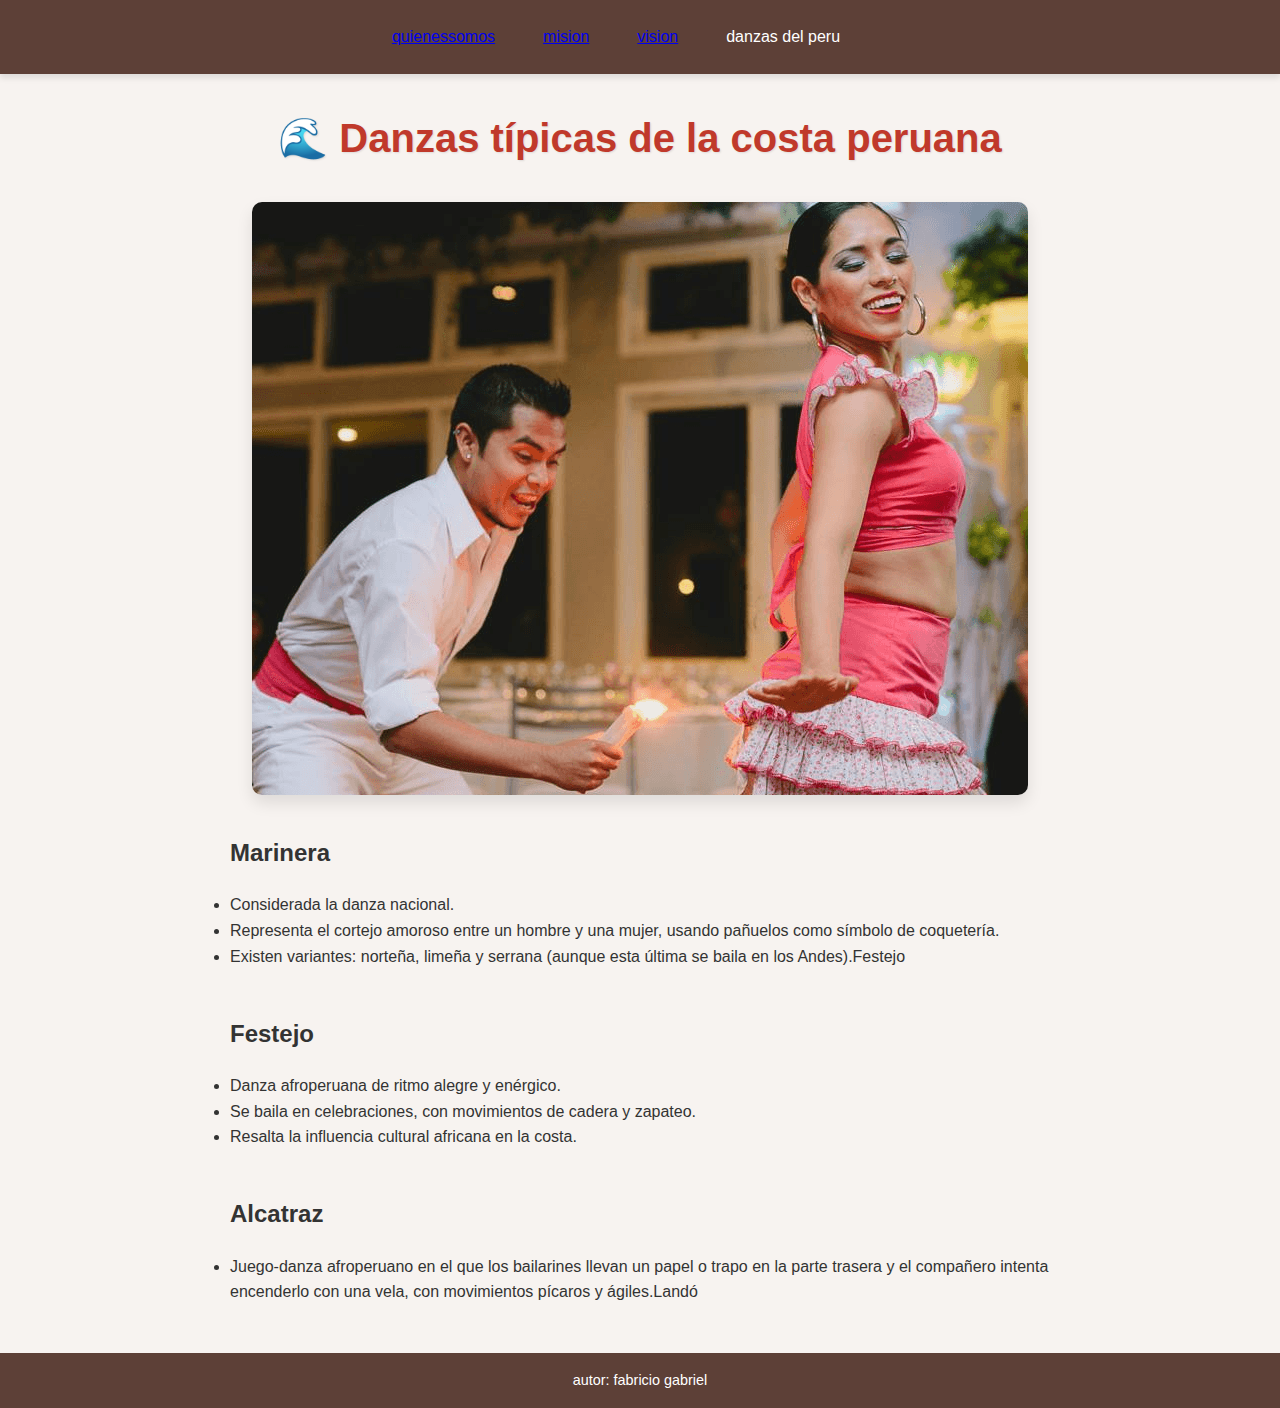
<file: index.html>
<!DOCTYPE html>
<html lang="en">
<head>
    <meta charset="UTF-8">
    <meta name="viewport" content="width=device-width, initial-scale=1.0">
    <title>principal</title>
    <link rel="stylesheet" href="index.css">
 
</head>
<body>
    <header>
        <nav>
            <ul>
                <li><a href="quienessomos.html">quienessomos</a></li>
                <li><a href="mision.html">mision</a></li>
                <li><a href="vision.html">vision</a></li>
                <li>danzas del peru

                    <ul>
                        <li><a href="costa.html">costa</a></li>
                        <li><a href="sierra.html">sierra</a></li>
                        <li><a href="selva.html">selva</a></li>
                      
                    </ul>
                <li>
                      





            </ul>
        </nav>
    </header>
    <main>
        <h1>🌊 Danzas típicas de la costa peruana</h1>
        <div>
            <img src="costa/danza1.png" alt="">
        </div>
        <ul>
            <h2>Marinera</h2>
            <li>Considerada la danza nacional.</li>
            <li>Representa el cortejo amoroso entre un hombre y una mujer, usando pañuelos como símbolo de coquetería.</li>
            <li>Existen variantes: norteña, limeña y serrana (aunque esta última se baila en los Andes).Festejo</li>
            <br>
            <h2>Festejo</h2>
            <li>Danza afroperuana de ritmo alegre y enérgico.</li>
            <li>Se baila en celebraciones, con movimientos de cadera y zapateo.</li>
            <li>Resalta la influencia cultural africana en la costa.</li>
            <br>
             <h2>Alcatraz</h2>
            <li>Juego-danza afroperuano en el que los bailarines llevan un papel o trapo en la parte trasera y el compañero intenta encenderlo con una vela, con movimientos pícaros y ágiles.Landó</li>
   


        
        </ul>


    </main>
    <div>


        <footer>
            <p>autor: fabricio gabriel</p>
        </footer>
    </div>





    
</body>
</html>
</file>
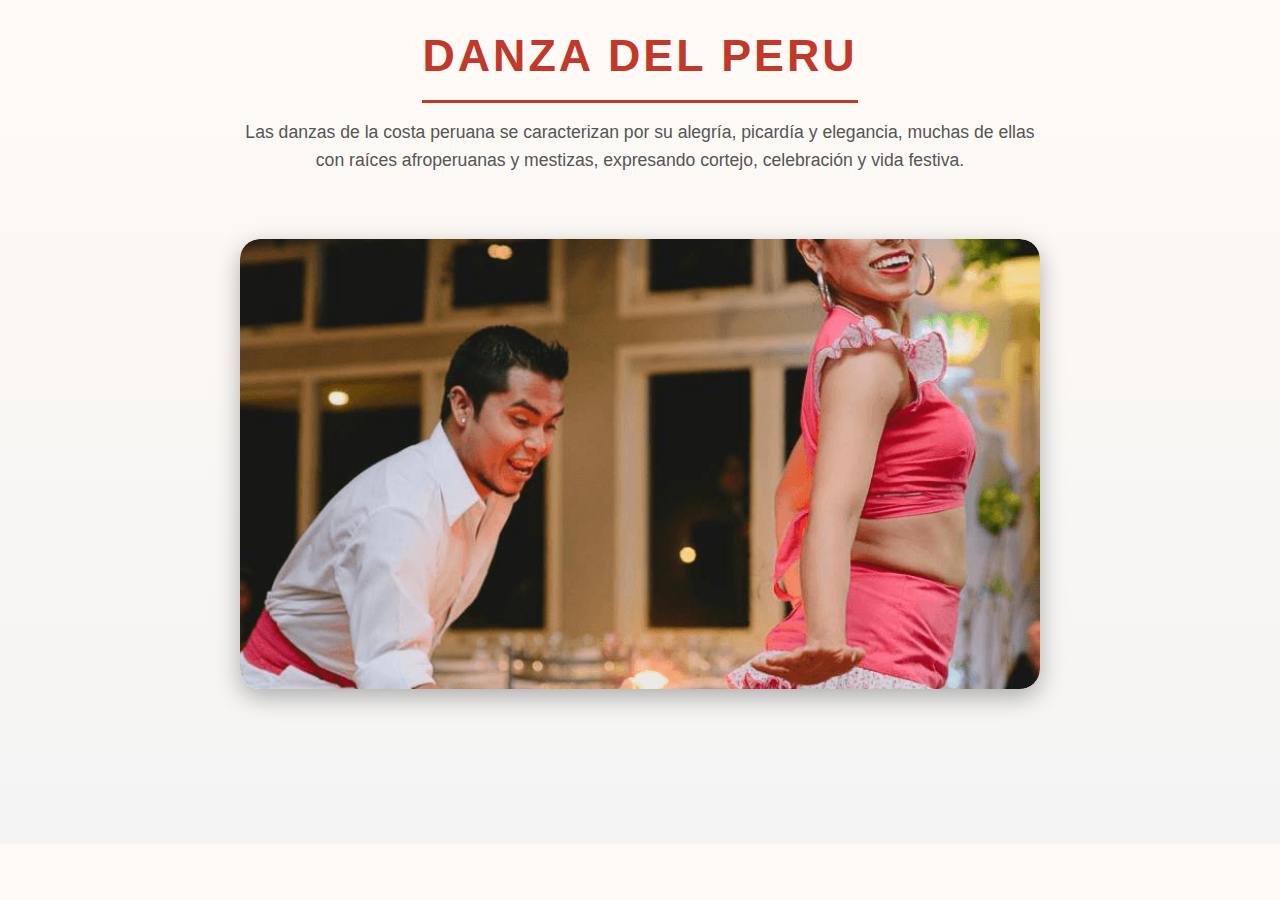
<file: costa.html>
<!DOCTYPE html>
<html lang="en">
<head>
    <meta charset="UTF-8">
    <meta name="viewport" content="width=device-width, initial-scale=1.0">
    <title>Document</title>

    <link rel="stylesheet" href="costa.css">
   
</head>
<body>
<h1>danza del peru</h1>
<p>Las danzas de la costa peruana se caracterizan por su alegría, picardía y elegancia, muchas de ellas con raíces afroperuanas y mestizas, expresando cortejo, celebración y vida festiva.</p>






<div class="slideshow">

  <img id="imagen" src="" alt="Foto actual">

 </div>



 <script>

  // Lista de imágenes

  const imagenes = [

    "costa/danza1.png",
    "costa/danza2.jpg",
    "costa/danza3.png",
    "costa/danza4.jpg",
    "costa/danza5.png",
    "costa/danza6.png",
    "costa/danza7.jpg",
    "costa/danza8.png",
    "costa/danza9.png",
    "costa/danza10.jpg",

  ];



  let indice = 0;

  const img = document.getElementById("imagen");



  function mostrarSiguienteFoto() {

   // Cambiar la imagen con opacidad

   img.style.opacity = 0;



   setTimeout(() => {

    img.src = imagenes[indice];

    img.style.opacity = 1;



    indice = (indice + 1) % imagenes.length; // volver al inicio al final

   }, 500);

  }



  // Mostrar la primera imagen al cargar

  mostrarSiguienteFoto();



  // Cambiar imagen cada 3 segundos

  setInterval(mostrarSiguienteFoto, 3000);

 </script>
 <div>

    <footer>
        <p>

        </p>
    </footer>
 </div>


</body>
</html>
</file>
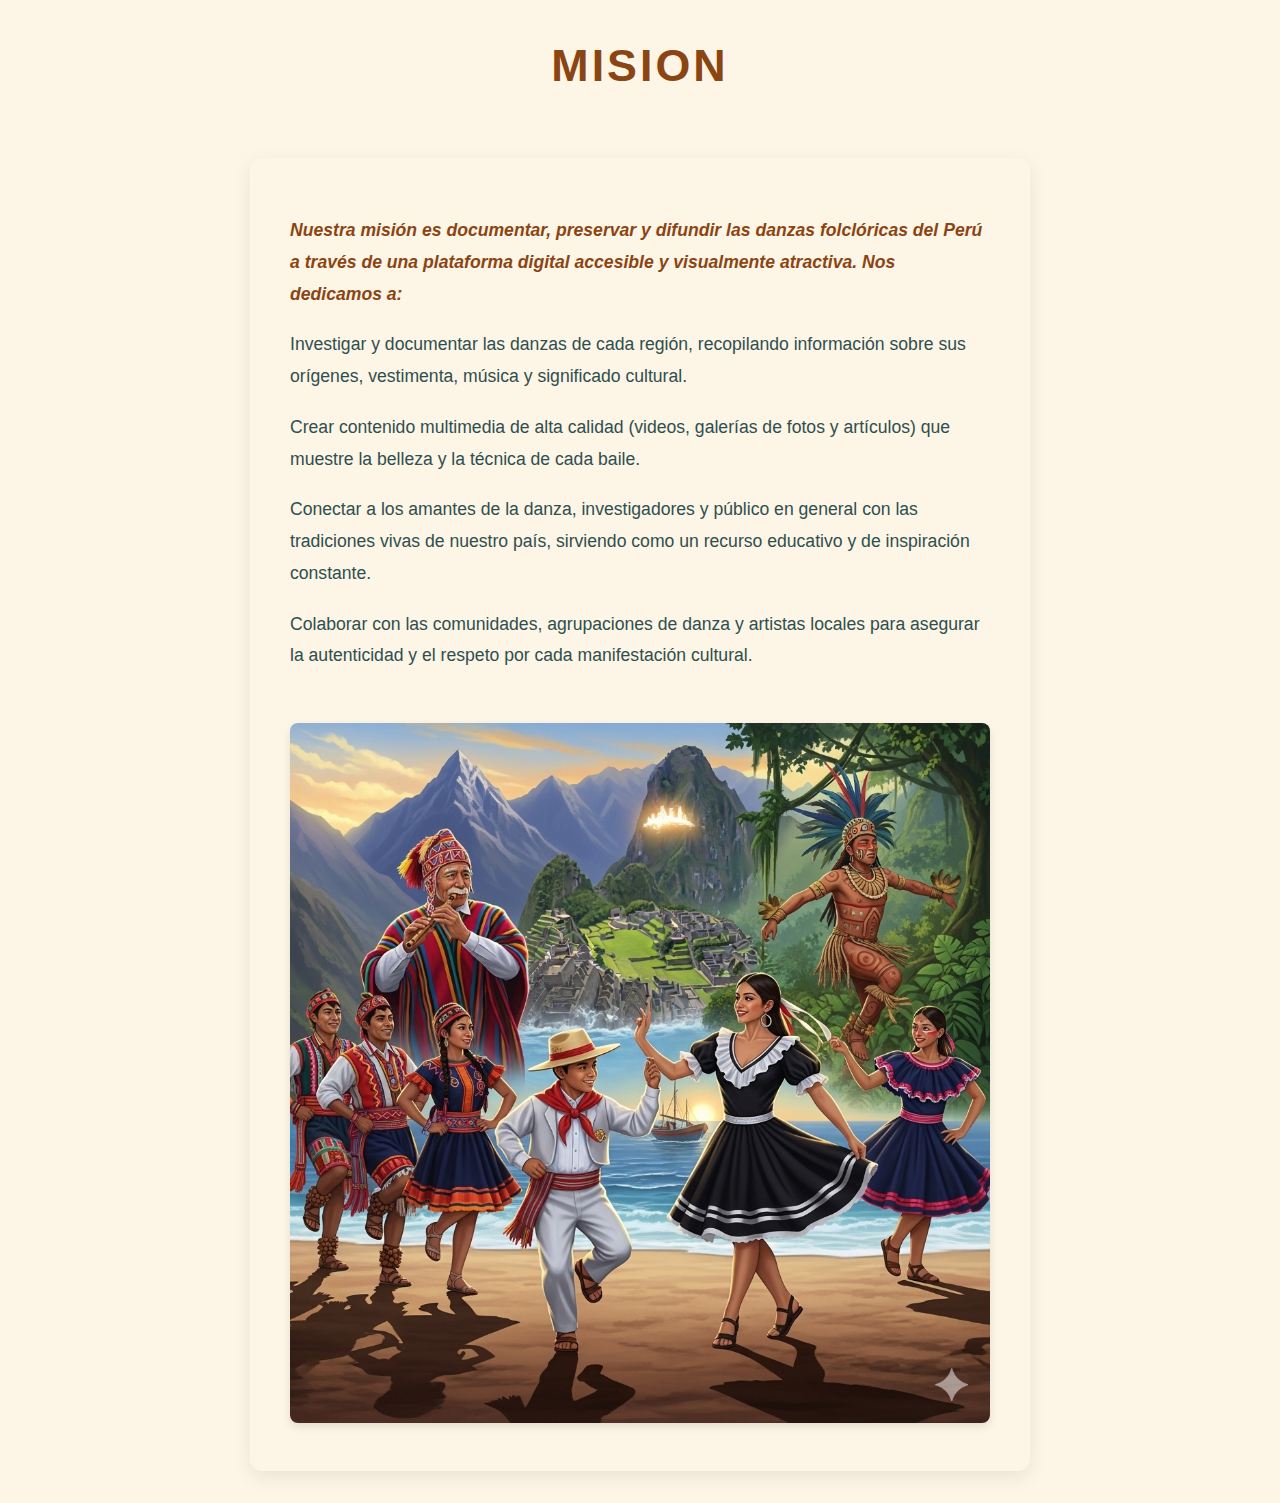
<file: mision.html>
<!DOCTYPE html>
<html lang="en">
<head>
    <meta charset="UTF-8">
    <meta name="viewport" content="width=device-width, initial-scale=1.0">
    <title>Document</title>
    <link rel="stylesheet" href="mision.css">
</head>
<body>
    <h1>mision</h1>
    <div class="padre">
        <p>Nuestra misión es documentar, preservar y difundir las danzas folclóricas del Perú a través de una plataforma digital accesible y visualmente atractiva. Nos dedicamos a:</p>
        <p>Investigar y documentar las danzas de cada región, recopilando información sobre sus orígenes, vestimenta, música y significado cultural.</p>
        <p>Crear contenido multimedia de alta calidad (videos, galerías de fotos y artículos) que muestre la belleza y la técnica de cada baile.</p>
        <p>Conectar a los amantes de la danza, investigadores y público en general con las tradiciones vivas de nuestro país, sirviendo como un recurso educativo y de inspiración constante.</p>
        <p>Colaborar con las comunidades, agrupaciones de danza y artistas locales para asegurar la autenticidad y el respeto por cada manifestación cultural.</p>
        <img src="image/1.png" alt="">






    </div>
    
</body>
</html>
</file>
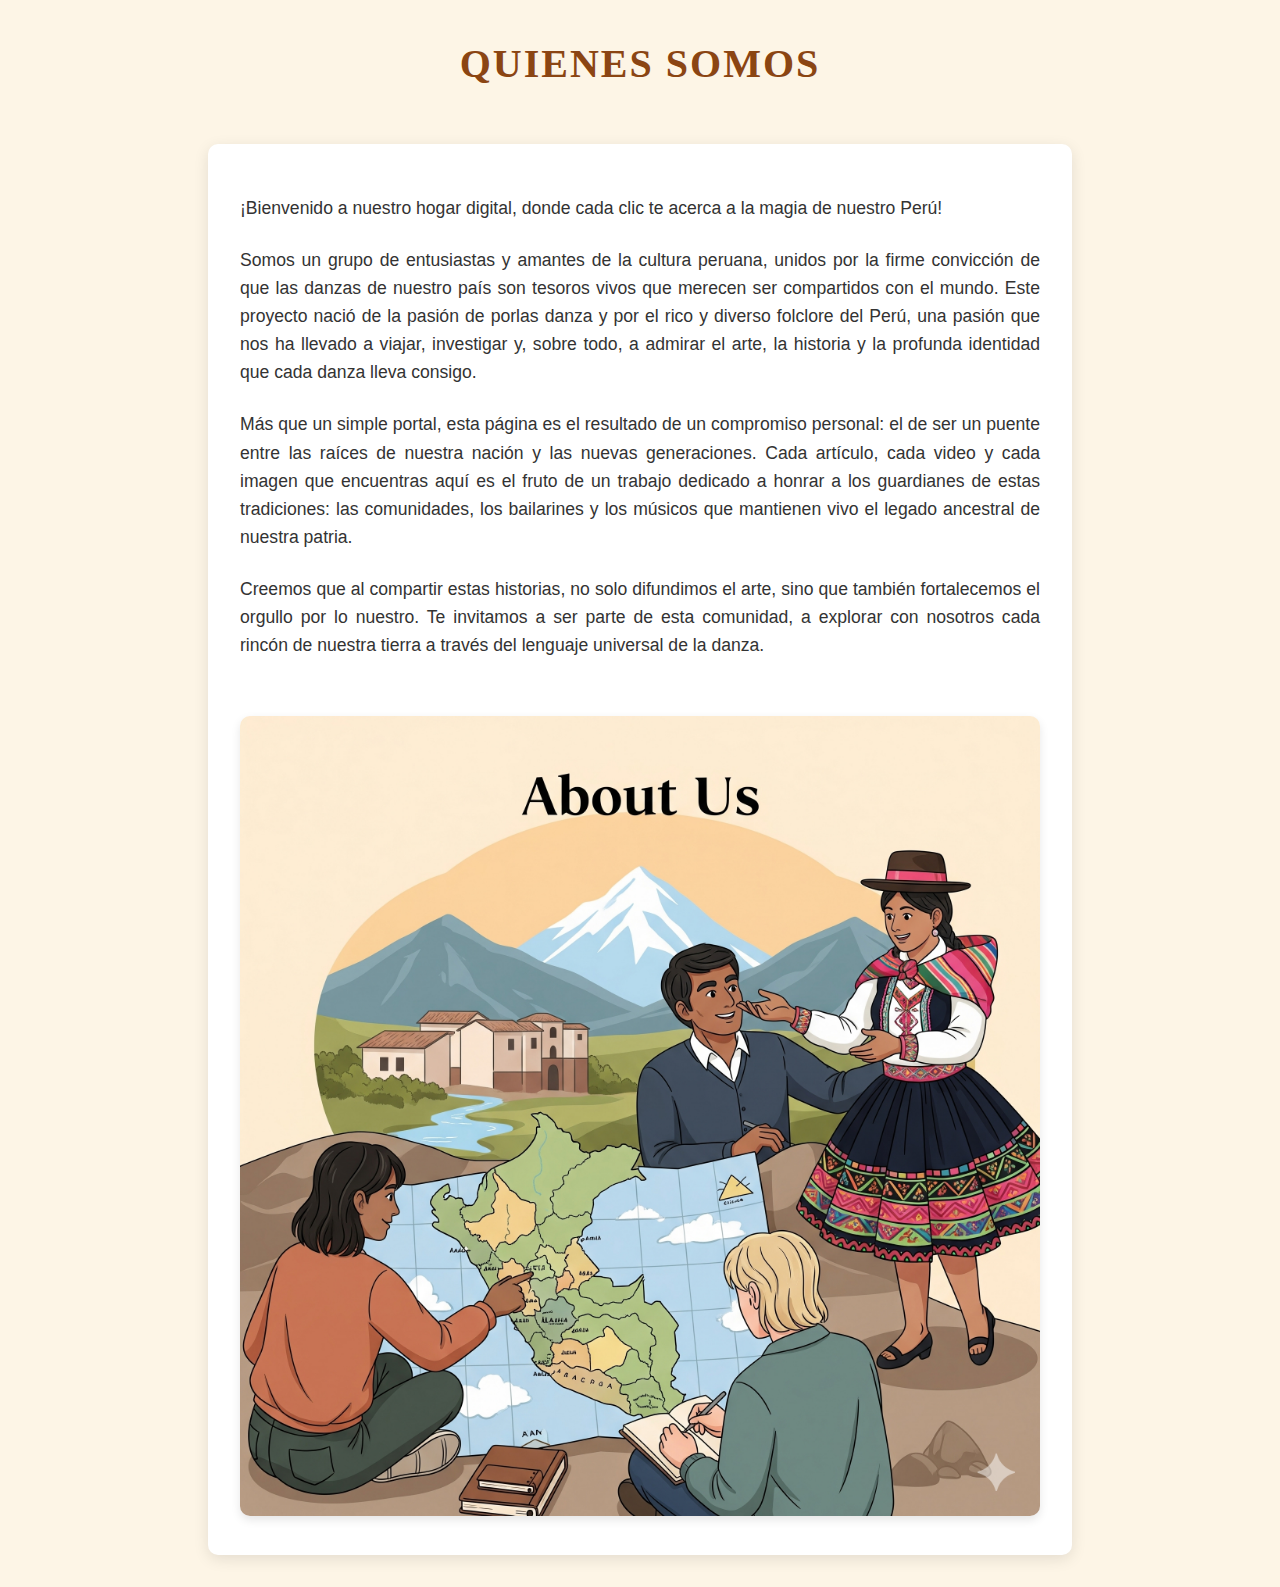
<file: quienessomos.html>
<!DOCTYPE html>
<html lang="en">
<head>
    <meta charset="UTF-8">
    <meta name="viewport" content="width=device-width, initial-scale=1.0">
    <title>Document</title>
    <link rel="stylesheet" href="quienessomos.css">
</head>
<body>
    <h1>quienes somos</h1>
    <div class="padre">
        <p>¡Bienvenido a nuestro hogar digital, donde cada clic te acerca a la magia de nuestro Perú!</p>
        <p>Somos un grupo de entusiastas y amantes de la cultura peruana, unidos por la firme convicción de que las danzas de nuestro país son tesoros vivos que merecen ser compartidos con el mundo. Este proyecto nació de la pasión de porlas danza y por el rico y diverso folclore del Perú, una pasión que nos ha llevado a viajar, investigar y, sobre todo, a admirar el arte, la historia y la profunda identidad que cada danza lleva consigo.</p>
        <p>Más que un simple portal, esta página es el resultado de un compromiso personal: el de ser un puente entre las raíces de nuestra nación y las nuevas generaciones. Cada artículo, cada video y cada imagen que encuentras aquí es el fruto de un trabajo dedicado a honrar a los guardianes de estas tradiciones: las comunidades, los bailarines y los músicos que mantienen vivo el legado ancestral de nuestra patria.</p>
        <p>Creemos que al compartir estas historias, no solo difundimos el arte, sino que también fortalecemos el orgullo por lo nuestro. Te invitamos a ser parte de esta comunidad, a explorar con nosotros cada rincón de nuestra tierra a través del lenguaje universal de la danza.</p>
        <img src="image/3.png" alt="">






    </div>
</body>
</html>
</file>
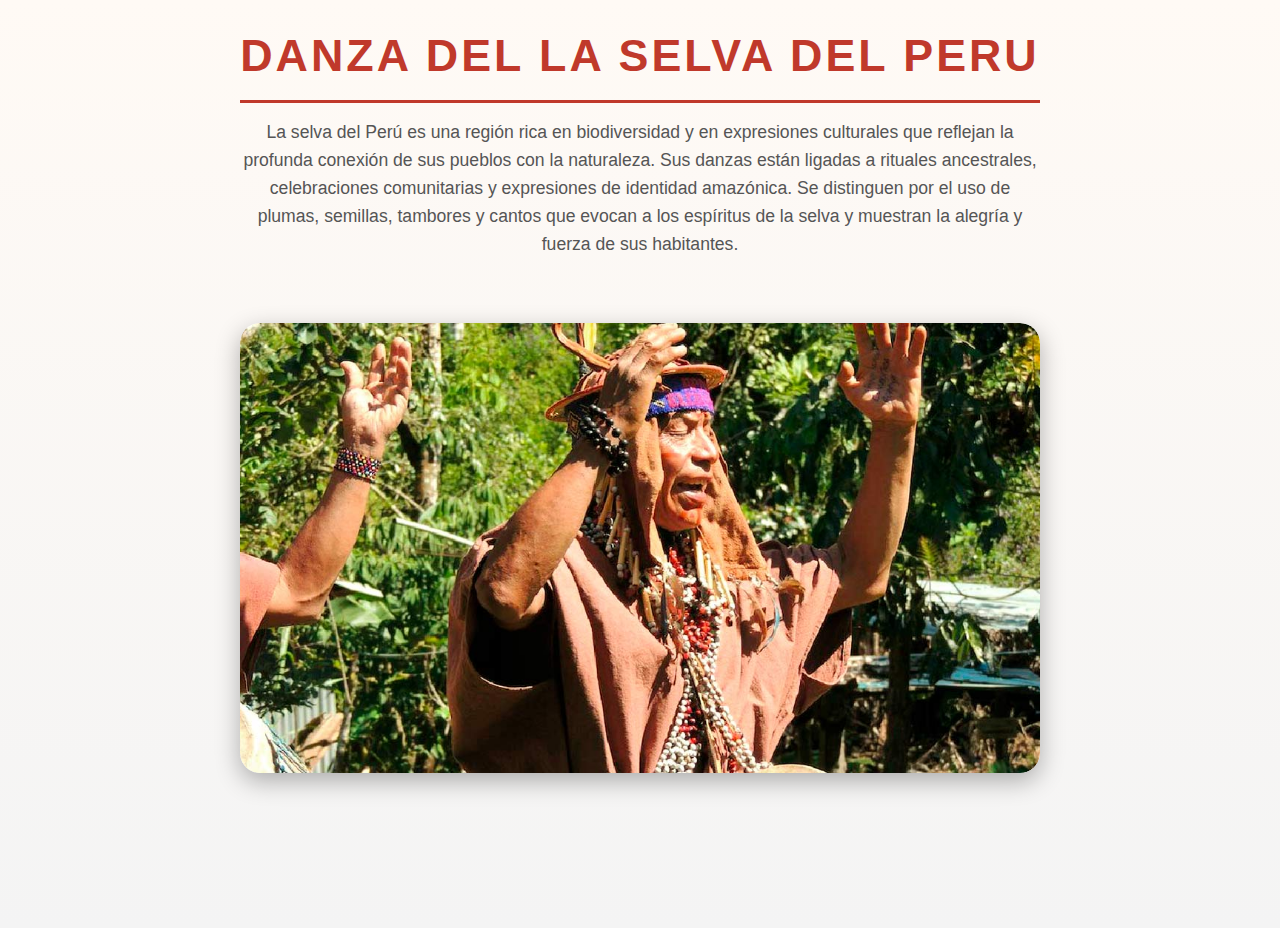
<file: selva.html>
<!DOCTYPE html>
<html lang="en">
<head>
    <meta charset="UTF-8">
    <meta name="viewport" content="width=device-width, initial-scale=1.0">
    <title>Document</title>

    <link rel="stylesheet" href="selva.css">
   
</head>
<body>
<h1>danza del  la selva del peru</h1>
<p>La selva del Perú es una región rica en biodiversidad y en expresiones culturales que reflejan la profunda conexión de sus pueblos con la naturaleza. Sus danzas están ligadas a rituales ancestrales, celebraciones comunitarias y expresiones de identidad amazónica. Se distinguen por el uso de plumas, semillas, tambores y cantos que evocan a los espíritus de la selva y muestran la alegría y fuerza de sus habitantes.</p>






<div class="slideshow">

  <img id="imagen" src="" alt="Foto actual">

 </div>



 <script>

  // Lista de imágenes

  const imagenes = [

    "selva/selva1.jpg",
    "selva/selva2.jpg",
    "selva/selva3.jpg",
    "selva/selva4.jpg",
    "selva/selva5.jpg",
    "selva/selva6.jpg",
    "selva/selva7.jpg",
    "selva/selva8.jpg",
    "selva/selva9.jpg",
    "selva/selva10.jpg",

  ];



  let indice = 0;

  const img = document.getElementById("imagen");



  function mostrarSiguienteFoto() {

   // Cambiar la imagen con opacidad

   img.style.opacity = 0;



   setTimeout(() => {

    img.src = imagenes[indice];

    img.style.opacity = 1;



    indice = (indice + 1) % imagenes.length; // volver al inicio al final

   }, 500);

  }



  // Mostrar la primera imagen al cargar

  mostrarSiguienteFoto();



  // Cambiar imagen cada 3 segundos

  setInterval(mostrarSiguienteFoto, 3000);

 </script>
 <div>

    <footer>
        <p>

        </p>
    </footer>
 </div>


</body>
</html>
</file>
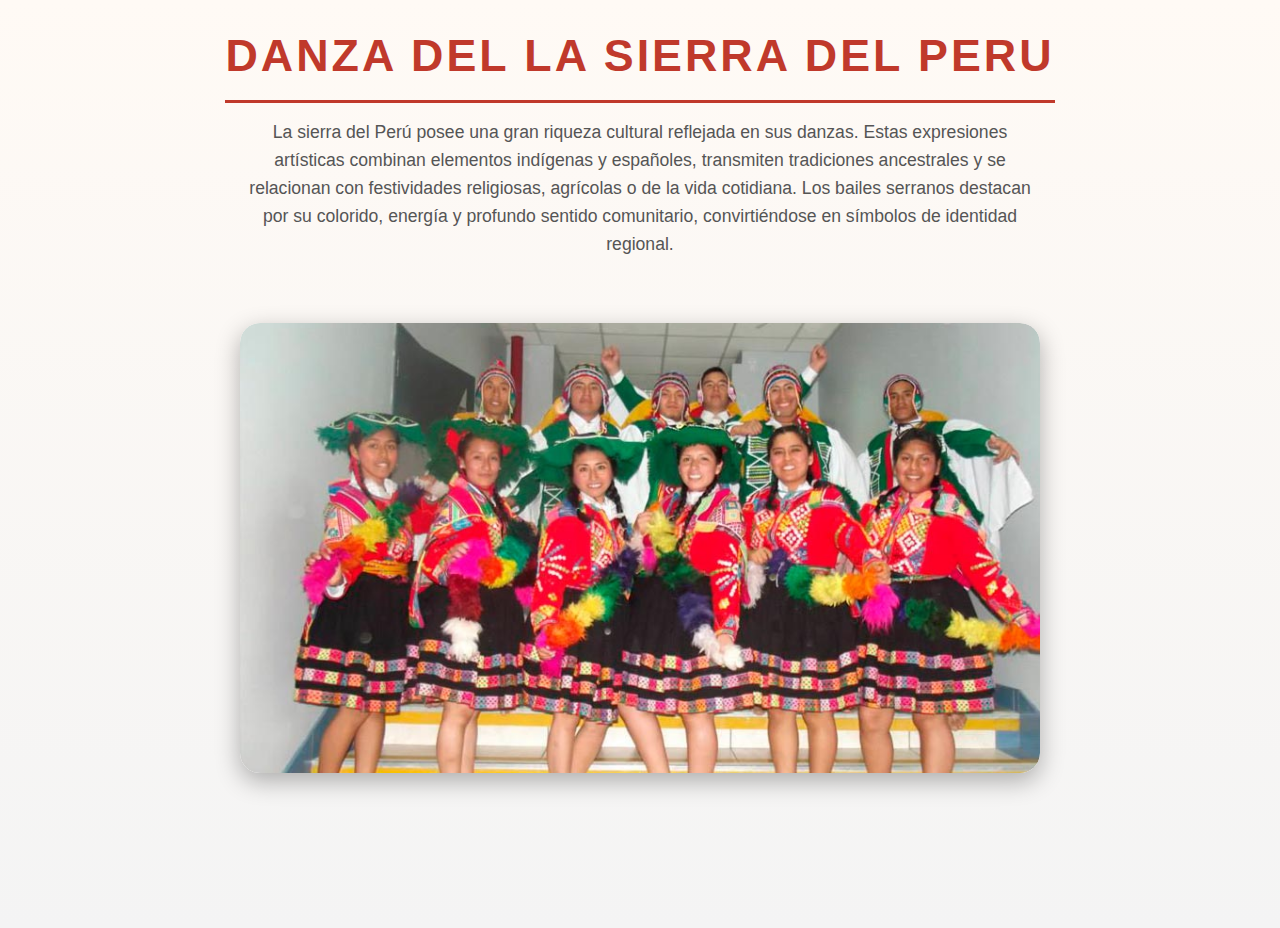
<file: sierra.html>
<!DOCTYPE html>
<html lang="en">
<head>
    <meta charset="UTF-8">
    <meta name="viewport" content="width=device-width, initial-scale=1.0">
    <title>Document</title>

    <link rel="stylesheet" href="sierra.css">
   
</head>
<body>
<h1>danza del  la sierra del peru</h1>
<p>La sierra del Perú posee una gran riqueza cultural reflejada en sus danzas. Estas expresiones artísticas combinan elementos indígenas y españoles, transmiten tradiciones ancestrales y se relacionan con festividades religiosas, agrícolas o de la vida cotidiana. Los bailes serranos destacan por su colorido, energía y profundo sentido comunitario, convirtiéndose en símbolos de identidad regional.</p>






<div class="slideshow">

  <img id="imagen" src="" alt="Foto actual">

 </div>



 <script>

  // Lista de imágenes

  const imagenes = [

    "sierra/danza1.jpg",
    "sierra/danza2.jpg",
    "sierra/danza3.jpg",
    "sierra/danza4.jpg",
    "sierra/danza5.jpg",
    "sierra/danza6.jpg",
    "sierra/danza7.jpg",
    "sierra/danza8.jpg",
    "sierra/danza9.jpg",
    "sierra/danza10.jpg",

  ];



  let indice = 0;

  const img = document.getElementById("imagen");



  function mostrarSiguienteFoto() {

   // Cambiar la imagen con opacidad

   img.style.opacity = 0;



   setTimeout(() => {

    img.src = imagenes[indice];

    img.style.opacity = 1;



    indice = (indice + 1) % imagenes.length; // volver al inicio al final

   }, 500);

  }



  // Mostrar la primera imagen al cargar

  mostrarSiguienteFoto();



  // Cambiar imagen cada 3 segundos

  setInterval(mostrarSiguienteFoto, 3000);

 </script>
 <div>

    <footer>
        <p>

        </p>
    </footer>
 </div>


</body>
</html>
</file>
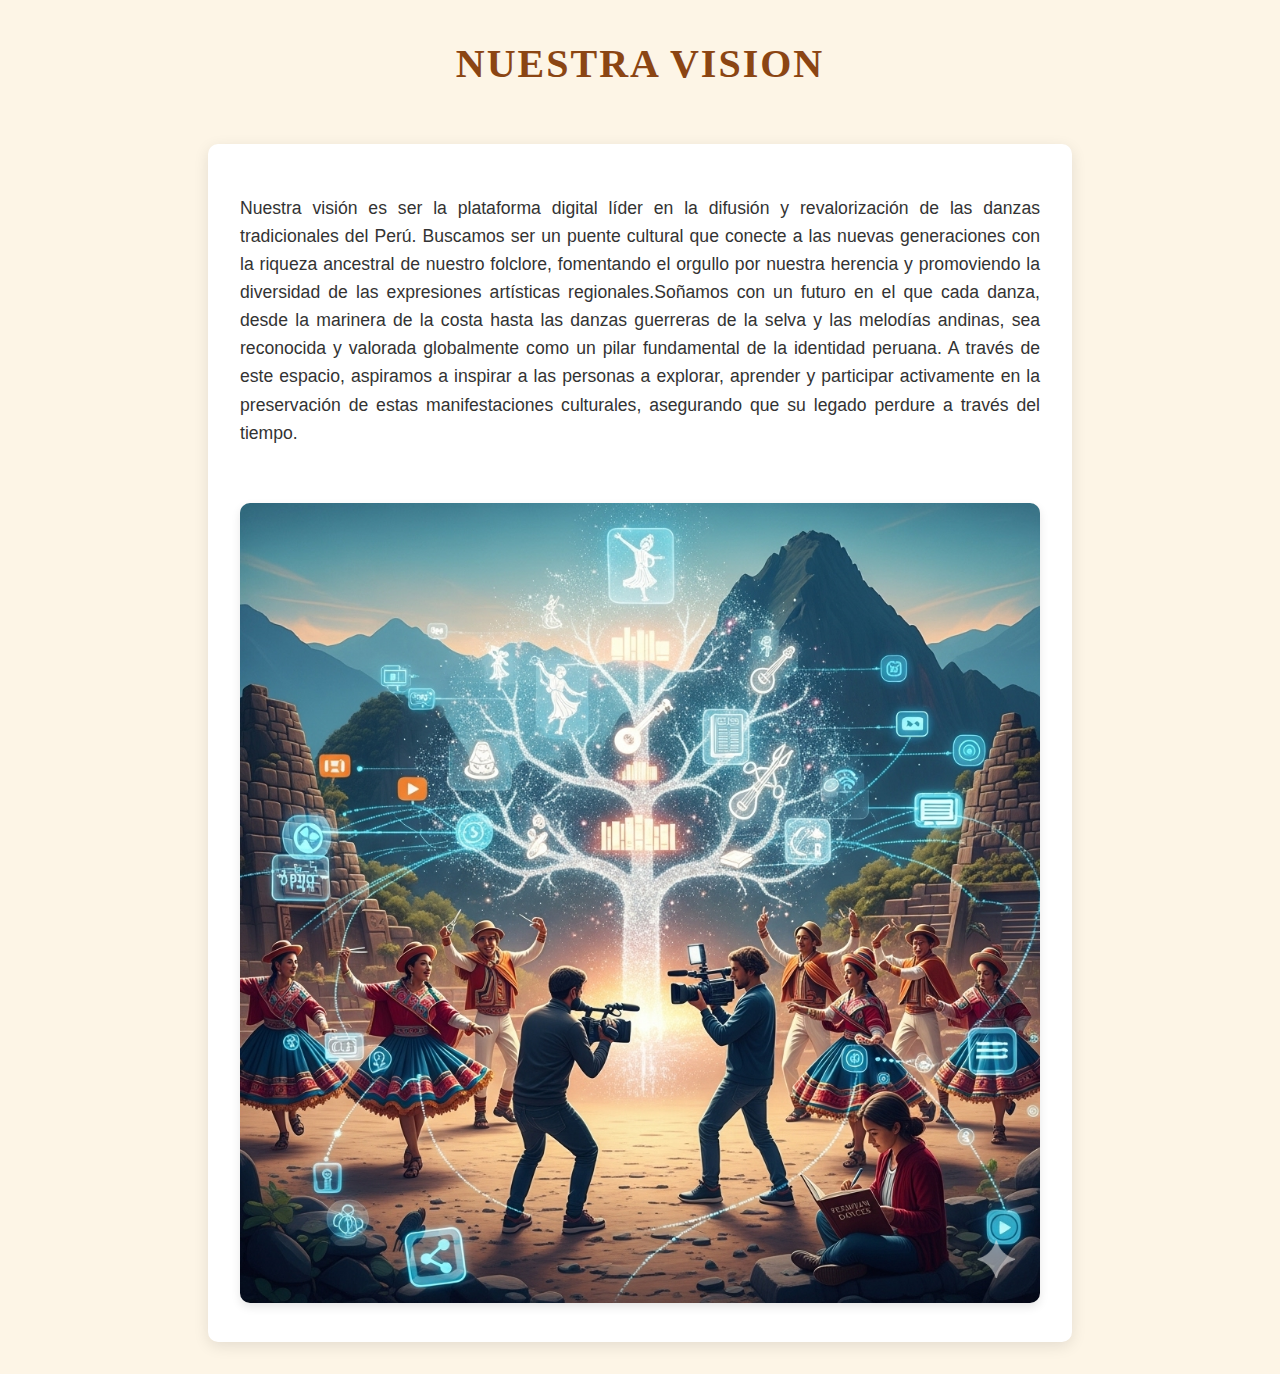
<file: vision.html>
<!DOCTYPE html>
<html lang="en">
<head>
    <meta charset="UTF-8">
    <meta name="viewport" content="width=device-width, initial-scale=1.0">
    <title>vision</title>
    <link rel="stylesheet" href="vision.css">
</head>
<body>
    <h1>nuestra vision</h1>
    <div class="padre">
        <p>Nuestra visión es ser la plataforma digital líder en la difusión y revalorización de las danzas tradicionales del Perú. Buscamos ser un puente cultural que conecte a las nuevas generaciones con la riqueza ancestral de nuestro folclore, fomentando el orgullo por nuestra herencia y promoviendo la diversidad de las expresiones artísticas regionales.Soñamos con un futuro en el que cada danza, desde la marinera de la costa hasta las danzas guerreras de la selva y las melodías andinas, sea reconocida y valorada globalmente como un pilar fundamental de la identidad peruana. A través de este espacio, aspiramos a inspirar a las personas a explorar, aprender y participar activamente en la preservación de estas manifestaciones culturales, asegurando que su legado perdure a través del tiempo.</p>
        <img src="image/2.png" alt="">






    </div>
</body>
</html>
</file>
<file: index.css>
/* --- Estilos Generales --- */
body {
    font-family: -apple-system, BlinkMacSystemFont, "Segoe UI", Roboto, Helvetica, Arial, sans-serif, "Apple Color Emoji", "Segoe UI Emoji", "Segoe UI Symbol";
    margin: 0;
    padding: 0;
    background-color: #f7f3f0; /* Color crema claro para el fondo */
    color: #333; /* Color de texto principal */
    line-height: 1.6;
}

/* --- Encabezado y Navegación --- */
header {
    background-color: #5d4037; /* Marrón oscuro para el encabezado */
    color: white;
    padding: 1.5rem 0;
    box-shadow: 0 4px 6px rgba(0, 0, 0, 0.1);
}

nav ul {
    list-style: none;
    margin: 0;
    padding: 0 1rem;
    display: flex;
    justify-content: center;
    align-items: center;
    flex-wrap: wrap; /* Permite que los elementos se envuelvan en pantallas pequeñas */
}

nav ul li {
    position: relative;
    padding: 0 1.5rem;
    cursor: pointer;
    transition: color 0.3s ease;
}

nav ul li:hover {
    color: #e0ac69; /* Color dorado al pasar el mouse */
}

/* Submenú de danzas */
nav ul ul {
    display: none;
    position: absolute;
    top: 100%;
    left: 0;
    background-color: #4b342e;
    padding: 0.5rem;
    border-radius: 5px;
    box-shadow: 0 2px 4px rgba(0, 0, 0, 0.2);
    min-width: 150px;
    flex-direction: column; /* Apila los elementos del submenú verticalmente */
}

/* Hace visible el submenú cuando el padre (Danzas del Perú) es hovereado */
nav ul li:hover > ul {
    display: flex;
}

nav ul ul li {
    padding: 0.5rem 1rem;
    width: 100%;
    transition: background-color 0.3s ease;
}

nav ul ul li:hover {
    background-color: #5d4037;
}

/* --- Contenido Principal --- */
main {
    max-width: 900px;
    margin: 2rem auto;
    padding: 0 1rem;
}

h1 {
    font-size: 2.5rem;
    text-align: center;
    color: #c0392b; /* Rojo andino vibrante */
    margin-bottom: 2rem;
    text-shadow: 1px 1px 2px rgba(0, 0, 0, 0.1);
}

main > div {
    text-align: center;
    margin-bottom: 2rem;
}

img {
    max-width: 100%;
    height: auto;
    border-radius: 10px;
    box-shadow: 0 8px 16px rgba(0, 0, 0, 0.1);
    transition: transform 0.3s ease;
}

img:hover {
    transform: scale(1.03); /* Efecto de zoom sutil */
}

ul.danzas-list {
    list-style: none;
    padding: 0;
}

ul.danzas-list h2 {
    font-size: 2rem;
    color: #4CAF50; /* Verde oliva */
    border-left: 4px solid #c0392b; /* Barra lateral roja para destacar */
    padding-left: 10px;
    margin-top: 2rem;
    margin-bottom: 1rem;
}

ul.danzas-list li {
    background-color: #ffffff;
    padding: 1rem;
    margin-bottom: 1rem;
    border-radius: 8px;
    box-shadow: 0 4px 8px rgba(0, 0, 0, 0.05);
}

/* --- Pie de Página --- */
footer {
    text-align: center;
    padding: 1rem;
    background-color: #5d4037;
    color: white;
    margin-top: 3rem;
}

footer p {
    margin: 0;
    font-size: 0.9rem;
}

/* --- Optimización de código HTML --- */
/* NOTA: Tu HTML tiene algunos errores de anidamiento.
    - El <ul> de las danzas tiene un `+` y no tiene una clase.
    - Los `<h2>` están dentro de `<ul>`, lo cual es incorrecto.
    - Los `<br>` no son necesarios y rompen la semántica.
    Para que el CSS funcione correctamente, se recomienda corregir el HTML. */
</file>
<file: mision.css>
/* Estilos generales para el cuerpo de la página */
body {
    font-family: 'Lato', 'Roboto', sans-serif; /* Fuente principal */
    background-color: #FDF5E6; /* Fondo blanco */
    color: #2F4F4F; /* Color del texto */
    margin: 0;
    padding: 0;
    line-height: 1.6; /* Espacio entre líneas para mejor lectura */
    display: flex; /* Flexbox para centrar el contenido */
    flex-direction: column;
    align-items: center;
    justify-content: center;
    min-height: 100vh; /* Asegura que el cuerpo ocupe toda la altura de la ventana */
}

/* Estilos para el contenedor principal 'padre' */
.padre {
    max-width: 700px; /* Un ancho más estrecho para un diseño centrado */
    margin: 2rem auto;
    padding: 2.5rem;
    background-color: #fdf5e6; /* Un gris muy claro para diferenciar el contenedor */
    border-radius: 12px; /* Bordes redondeados sutiles */
    box-shadow: 0 6px 20px rgba(0, 0, 0, 0.08); /* Sombra para dar profundidad */
    text-align: center;
}

/* Estilos para el título principal */
h1 {
    font-family: 'Montserrat', 'Poppins', sans-serif; /* Fuente bold para el título */
    color: #8B4513; /* Color de acento para el título */
    font-size: 2.8rem; /* Tamaño de fuente grande y visible */
    margin-bottom: 1.5rem;
    text-transform: uppercase;
    letter-spacing: 3px; /* Espaciado entre letras para un look moderno */
}

/* Estilos para los párrafos */
p {
    margin-bottom: 1.2rem;
    font-size: 1.1rem;
    line-height: 1.8; /* Mayor espacio para la legibilidad */
    text-align: left; /* Alinea el texto a la izquierda para mejor lectura */
}

/* Estilos para el párrafo con el propósito principal */
.padre p:first-of-type {
    font-weight: bold;
    font-style: italic;
    color: #8B4513;
}

/* Estilos para la imagen */
img {
    max-width: 100%;
    height: auto;
    margin-top: 2rem;
    border-radius: 8px;
    box-shadow: 0 4px 10px rgba(0, 0, 0, 0.1);
    transition: transform 0.3s ease; /* Transición suave para el hover */
}

/* Efecto al pasar el mouse sobre la imagen */
img:hover {
    transform: translateY(-5px); /* Desplaza la imagen hacia arriba */
}
</file>
<file: quienessomos.css>
/* Estilos generales para el cuerpo de la página */
body {
    font-family: 'Verdana', 'Roboto', sans-serif; /* Fuente principal */
    background-color: #FDF5E6; /* Color de fondo claro */
    color: #333333; /* Color del texto principal */
    margin: 0;
    padding: 0;
    line-height: 1.6; /* Espacio entre líneas para mejor lectura */
    display: flex; /* Para centrar el contenido */
    flex-direction: column;
    align-items: center;
}

/* Estilos para el contenedor principal 'padre' */
.padre {
    max-width: 800px; /* Ancho máximo para el contenido */
    margin: 2rem auto; /* Centra el contenedor y agrega espacio */
    padding: 2rem;
    background-color: white; /* Un fondo blanco para que el contenido destaque */
    border-radius: 10px; /* Bordes ligeramente redondeados */
    box-shadow: 0 4px 15px rgba(0, 0, 0, 0.1); /* Sombra suave para un efecto de elevación */
    text-align: center; /* Centra el texto dentro del contenedor */
}

/* Estilos para el título principal */
h1 {
    font-family: 'Georgia', 'Merriweather', serif; /* Fuente serif para el título */
    color: #8B4513; /* Color marrón ocre para el título */
    font-size: 2.5rem; /* Tamaño de fuente más grande */
    margin-top: 2rem;
    margin-bottom: 1rem;
    text-transform: uppercase; /* Convierte el texto a mayúsculas */
    letter-spacing: 2px; /* Espaciado entre letras */
}

/* Estilos para los párrafos */
p {
    margin-bottom: 1.5rem; /* Espacio entre párrafos */
    font-size: 1.1rem; /* Tamaño de fuente ligeramente más grande */
    text-align: justify; /* Justifica el texto para una apariencia más formal */
}

/* Estilos para la imagen */
img {
    max-width: 100%; /* La imagen no superará el ancho del contenedor */
    height: auto; /* Mantiene la proporción de la imagen */
    margin-top: 2rem;
    border-radius: 10px; /* Bordes redondeados para la imagen */
    box-shadow: 0 4px 10px rgba(0, 0, 0, 0.1); /* Sombra para la imagen */
    transition: transform 0.3s ease; /* Transición suave al pasar el mouse */
}

/* Efecto al pasar el mouse sobre la imagen */
img:hover {
    transform: scale(1.02); /* Agranda ligeramente la imagen al pasar el mouse */
}
</file>
<file: vision.css>
/* Estilos generales para el cuerpo de la página */
body {
    font-family: 'Verdana', 'Roboto', sans-serif; /* Fuente principal */
    background-color: #FDF5E6; /* Color de fondo claro */
    color: #333333; /* Color del texto principal */
    margin: 0;
    padding: 0;
    line-height: 1.6; /* Espacio entre líneas para mejor lectura */
    display: flex; /* Para centrar el contenido */
    flex-direction: column;
    align-items: center;
}

/* Estilos para el contenedor principal 'padre' */
.padre {
    max-width: 800px; /* Ancho máximo para el contenido */
    margin: 2rem auto; /* Centra el contenedor y agrega espacio */
    padding: 2rem;
    background-color: white; /* Un fondo blanco para que el contenido destaque */
    border-radius: 10px; /* Bordes ligeramente redondeados */
    box-shadow: 0 4px 15px rgba(0, 0, 0, 0.1); /* Sombra suave para un efecto de elevación */
    text-align: center; /* Centra el texto dentro del contenedor */
}

/* Estilos para el título principal */
h1 {
    font-family: 'Georgia', 'Merriweather', serif; /* Fuente serif para el título */
    color: #8B4513; /* Color marrón ocre para el título */
    font-size: 2.5rem; /* Tamaño de fuente más grande */
    margin-top: 2rem;
    margin-bottom: 1rem;
    text-transform: uppercase; /* Convierte el texto a mayúsculas */
    letter-spacing: 2px; /* Espaciado entre letras */
}

/* Estilos para los párrafos */
p {
    margin-bottom: 1.5rem; /* Espacio entre párrafos */
    font-size: 1.1rem; /* Tamaño de fuente ligeramente más grande */
    text-align: justify; /* Justifica el texto para una apariencia más formal */
}

/* Estilos para la imagen */
img {
    max-width: 100%; /* La imagen no superará el ancho del contenedor */
    height: auto; /* Mantiene la proporción de la imagen */
    margin-top: 2rem;
    border-radius: 10px; /* Bordes redondeados para la imagen */
    box-shadow: 0 4px 10px rgba(0, 0, 0, 0.1); /* Sombra para la imagen */
    transition: transform 0.3s ease; /* Transición suave al pasar el mouse */
}

/* Efecto al pasar el mouse sobre la imagen */
img:hover {
    transform: scale(1.02); /* Agranda ligeramente la imagen al pasar el mouse */
}
</file>
<file: costa.css>
/* Reset */
* {
    margin: 0;
    padding: 0;
    box-sizing: border-box;
}

/* Fondo general */
body {
    font-family: "Poppins", Arial, sans-serif;
    background: linear-gradient(to bottom, #fffaf5, #f4f4f4);
    color: #333;
    line-height: 1.6;
    padding: 20px;
    display: flex;
    flex-direction: column;
    align-items: center;
}

/* Encabezado principal */
h1 {
    font-size: 2.8rem;
    color: #c0392b;
    margin-bottom: 15px;
    text-transform: uppercase;
    letter-spacing: 3px;
    text-align: center;
    border-bottom: 3px solid #c0392b;
    padding-bottom: 8px;
}

/* Párrafos introductorios */
p {
    max-width: 800px;
    text-align: center;
    margin-bottom: 25px;
    font-size: 1.1rem;
    color: #555;
}

/* Slideshow */
.slideshow {
    position: relative;
    width: 80%;
    max-width: 800px;
    height: 450px;
    overflow: hidden;
    border-radius: 20px;
    margin: 40px 0;
    box-shadow: 0 8px 25px rgba(0, 0, 0, 0.3);
}

.slideshow img {
    width: 100%;
    height: 100%;
    object-fit: cover;
    transition: opacity 0.5s ease-in-out;
    border-radius: 20px;
}

/* Pie de página */
footer {
    margin-top: 40px;
    width: 100%;
    text-align: center;
    padding: 15px 0;
    background-color: #c0392b;
    color: white;
    font-size: 0.95rem;
    border-radius: 10px 10px 0 0;
}
</file>
<file: selva.css>
/* Reset */
* {
    margin: 0;
    padding: 0;
    box-sizing: border-box;
}

/* Fondo general */
body {
    font-family: "Poppins", Arial, sans-serif;
    background: linear-gradient(to bottom, #fffaf5, #f4f4f4);
    color: #333;
    line-height: 1.6;
    padding: 20px;
    display: flex;
    flex-direction: column;
    align-items: center;
}

/* Encabezado principal */
h1 {
    font-size: 2.8rem;
    color: #c0392b;
    margin-bottom: 15px;
    text-transform: uppercase;
    letter-spacing: 3px;
    text-align: center;
    border-bottom: 3px solid #c0392b;
    padding-bottom: 8px;
}

/* Párrafos introductorios */
p {
    max-width: 800px;
    text-align: center;
    margin-bottom: 25px;
    font-size: 1.1rem;
    color: #555;
}

/* Slideshow */
.slideshow {
    position: relative;
    width: 80%;
    max-width: 800px;
    height: 450px;
    overflow: hidden;
    border-radius: 20px;
    margin: 40px 0;
    box-shadow: 0 8px 25px rgba(0, 0, 0, 0.3);
}

.slideshow img {
    width: 100%;
    height: 100%;
    object-fit: cover;
    transition: opacity 0.5s ease-in-out;
    border-radius: 20px;
}

/* Pie de página */
footer {
    margin-top: 40px;
    width: 100%;
    text-align: center;
    padding: 15px 0;
    background-color: #c0392b;
    color: white;
    font-size: 0.95rem;
    border-radius: 10px 10px 0 0;
}
</file>
<file: sierra.css>
/* Reset */
* {
    margin: 0;
    padding: 0;
    box-sizing: border-box;
}

/* Fondo general */
body {
    font-family: "Poppins", Arial, sans-serif;
    background: linear-gradient(to bottom, #fffaf5, #f4f4f4);
    color: #333;
    line-height: 1.6;
    padding: 20px;
    display: flex;
    flex-direction: column;
    align-items: center;
}

/* Encabezado principal */
h1 {
    font-size: 2.8rem;
    color: #c0392b;
    margin-bottom: 15px;
    text-transform: uppercase;
    letter-spacing: 3px;
    text-align: center;
    border-bottom: 3px solid #c0392b;
    padding-bottom: 8px;
}

/* Párrafos introductorios */
p {
    max-width: 800px;
    text-align: center;
    margin-bottom: 25px;
    font-size: 1.1rem;
    color: #555;
}

/* Slideshow */
.slideshow {
    position: relative;
    width: 80%;
    max-width: 800px;
    height: 450px;
    overflow: hidden;
    border-radius: 20px;
    margin: 40px 0;
    box-shadow: 0 8px 25px rgba(0, 0, 0, 0.3);
}

.slideshow img {
    width: 100%;
    height: 100%;
    object-fit: cover;
    transition: opacity 0.5s ease-in-out;
    border-radius: 20px;
}

/* Pie de página */
footer {
    margin-top: 40px;
    width: 100%;
    text-align: center;
    padding: 15px 0;
    background-color: #c0392b;
    color: white;
    font-size: 0.95rem;
    border-radius: 10px 10px 0 0;
}
</file>
